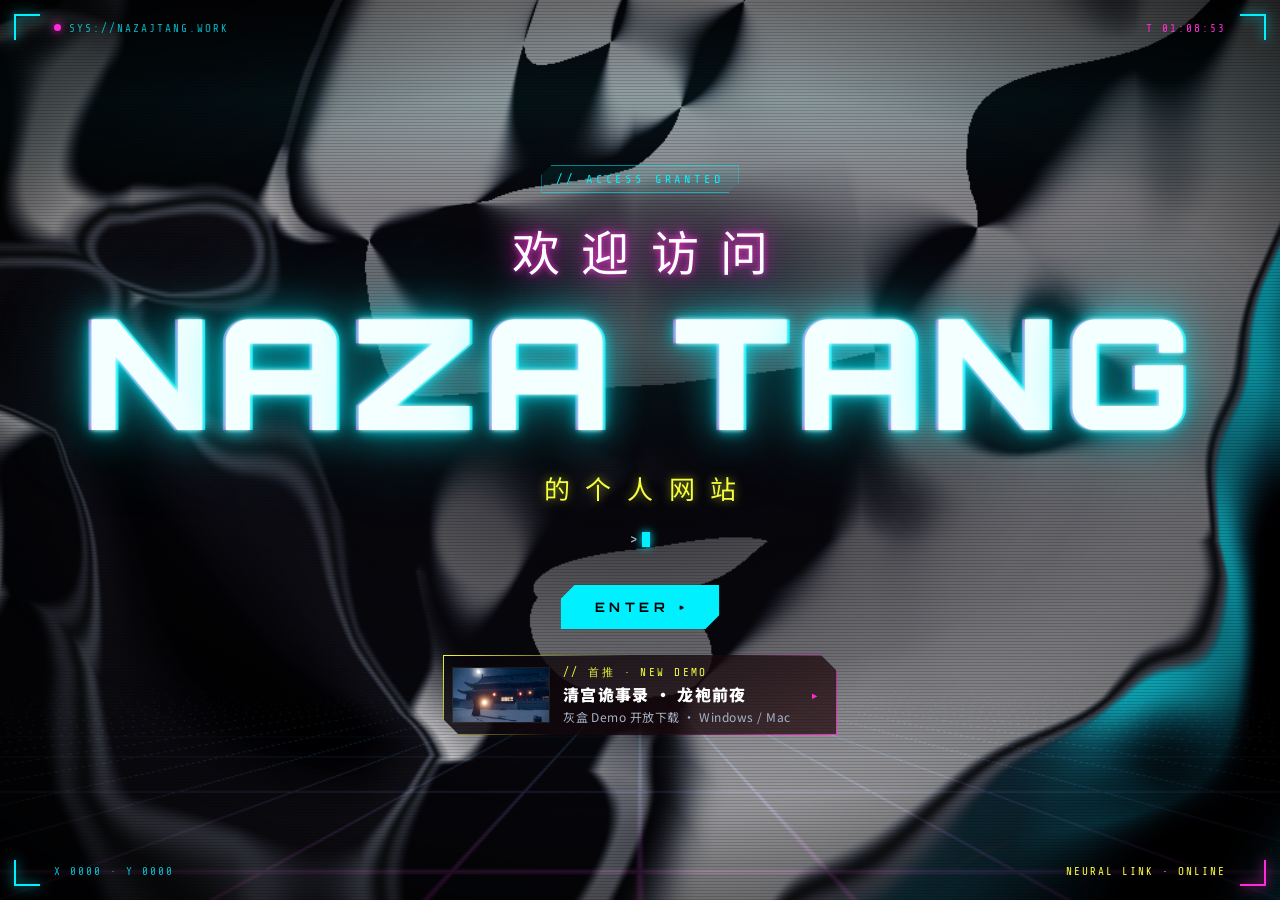
<file: index.html>
<!doctype html>
<html lang="zh-CN">
<head>
<meta charset="utf-8">
<meta name="viewport" content="width=device-width, initial-scale=1">
<title>Naza Tang</title>
<meta name="description" content="欢迎访问 Naza Tang 的个人网站">
<meta name="theme-color" content="#07060b">
<link rel="preconnect" href="https://fonts.googleapis.com">
<link rel="preconnect" href="https://fonts.gstatic.com" crossorigin>
<link rel="stylesheet" href="https://fonts.googleapis.com/css2?family=Orbitron:wght@500;700;900&family=Share+Tech+Mono&family=Noto+Sans+SC:wght@500;900&display=swap">
<link rel="icon" href="/favicon.svg" type="image/svg+xml">
<link rel="stylesheet" href="/assets/cyber.css">
<style>
.hero{position:relative;z-index:4;height:100vh;height:100svh;display:grid;place-items:center;text-align:center;padding:0 16px;pointer-events:none}
.hero::before{content:"";position:absolute;inset:0;background:radial-gradient(ellipse 55% 40% at 50% 50%,rgba(7,6,11,.86),rgba(7,6,11,.45) 65%,transparent)}
.hello{position:relative;opacity:0;transform:scale(1.04);transition:opacity .6s,transform 1.2s cubic-bezier(.2,.7,.2,1)}
.ready .hello{opacity:1;transform:none;animation:flick 1.1s steps(1) .25s both}
@keyframes flick{0%{opacity:0}8%{opacity:1}12%{opacity:.1}18%{opacity:1;transform:translateX(-6px) skewX(-8deg)}22%{transform:none}30%{opacity:.3}36%{opacity:1}100%{opacity:1}}
.tag{display:inline-flex;align-items:center;gap:10px;font-size:12px;letter-spacing:.32em;color:var(--cyan);border:1px solid rgba(0,240,255,.5);padding:6px 14px;background:rgba(0,240,255,.06);clip-path:polygon(10px 0,100% 0,100% calc(100% - 10px),calc(100% - 10px) 100%,0 100%,0 10px);margin-bottom:22px}
.welcome{display:block;font-family:var(--cn);font-size:clamp(26px,4.2vw,48px);letter-spacing:.45em;margin-right:-.45em;color:#fff;text-shadow:0 0 6px var(--pink),0 0 22px rgba(255,43,214,.7),0 0 48px rgba(255,43,214,.4)}
.glitch{position:relative;display:inline-block;margin:10px 0 0;font-family:var(--disp);font-weight:900;font-size:clamp(52px,12vw,164px);line-height:1;letter-spacing:.04em;color:#f4fdff;
  text-shadow:0 0 4px #fff,0 0 14px var(--cyan),0 0 40px rgba(0,240,255,.65),0 0 90px rgba(0,240,255,.35)}
.glitch::before,.glitch::after{content:attr(data-text);position:absolute;inset:0;overflow:hidden}
.glitch::before{color:var(--pink);text-shadow:none;transform:translate(-3px,0);mix-blend-mode:screen;opacity:.85;animation:g1 3.2s infinite steps(1)}
.glitch::after{color:var(--cyan);text-shadow:none;transform:translate(3px,0);mix-blend-mode:screen;opacity:.85;animation:g2 2.7s infinite steps(1)}
@keyframes g1{0%{clip-path:inset(0 0 100% 0)}4%{clip-path:inset(12% 0 70% 0);transform:translate(-8px,-2px)}8%{clip-path:inset(60% 0 22% 0);transform:translate(6px,1px)}12%{clip-path:inset(0 0 100% 0)}55%{clip-path:inset(0 0 100% 0)}57%{clip-path:inset(40% 0 45% 0);transform:translate(-10px,0)}59%{clip-path:inset(0 0 100% 0)}100%{clip-path:inset(0 0 100% 0)}}
@keyframes g2{0%{clip-path:inset(0 0 100% 0)}30%{clip-path:inset(0 0 100% 0)}32%{clip-path:inset(75% 0 5% 0);transform:translate(9px,1px)}35%{clip-path:inset(20% 0 62% 0);transform:translate(-5px,-1px)}38%{clip-path:inset(0 0 100% 0)}80%{clip-path:inset(0 0 100% 0)}81%{clip-path:inset(48% 0 38% 0);transform:translate(12px,0)}83%{clip-path:inset(0 0 100% 0)}}
.sub{margin-top:20px;font-family:var(--cn);font-size:clamp(18px,2.4vw,26px);letter-spacing:.6em;margin-right:-.6em;color:var(--yellow);text-shadow:0 0 10px rgba(245,255,59,.6)}
.term{margin-top:26px;font-size:clamp(12px,1.4vw,14px);color:rgba(233,246,255,.82);letter-spacing:.08em;min-height:1.4em}
.term b{color:var(--pink);font-weight:400}
.cursor{display:inline-block;width:.6em;height:1.1em;background:var(--cyan);vertical-align:-3px;margin-left:3px;box-shadow:0 0 8px var(--cyan);animation:blink 1s steps(2) infinite}
.enter{pointer-events:auto;display:inline-block;margin-top:34px;font-family:var(--disp);font-weight:700;font-size:13px;letter-spacing:.35em;color:#000;background:var(--cyan);padding:14px 30px 14px 34px;text-decoration:none;clip-path:polygon(14px 0,100% 0,100% calc(100% - 14px),calc(100% - 14px) 100%,0 100%,0 14px);box-shadow:0 0 24px rgba(0,240,255,.6);transition:background .2s,box-shadow .2s,transform .2s;opacity:0}
.ready .enter{opacity:1;transition:opacity .6s 2.4s,background .2s,box-shadow .2s,transform .2s}
.enter:hover{background:var(--pink);box-shadow:0 0 34px rgba(255,43,214,.8);transform:translateY(-2px)}
.hello{will-change:opacity}
/* featured project: 清宫诡事录 */
.feat{pointer-events:auto;position:relative;display:flex;align-items:center;gap:14px;width:fit-content;max-width:100%;margin:26px auto 0;padding:10px 18px 10px 10px;text-align:left;text-decoration:none;color:var(--fg);
  background:linear-gradient(135deg,rgba(7,6,11,.84),rgba(36,10,14,.74));backdrop-filter:blur(8px);-webkit-backdrop-filter:blur(8px);
  clip-path:polygon(0 0,calc(100% - 16px) 0,100% 16px,100% 100%,16px 100%,0 calc(100% - 16px));opacity:0;transition:transform .2s,background .2s}
.feat::before{content:"";position:absolute;inset:0;padding:1px;pointer-events:none;background:linear-gradient(135deg,var(--yellow),transparent 40%,transparent 62%,var(--pink));
  -webkit-mask:linear-gradient(#000 0 0) content-box,linear-gradient(#000 0 0);-webkit-mask-composite:xor;mask-composite:exclude}
.ready .feat{opacity:1;transition:opacity .6s 2.8s,transform .2s,background .2s}
.feat:hover,.feat:focus-visible{transform:translateY(-2px);background:linear-gradient(135deg,rgba(20,10,8,.9),rgba(70,18,22,.82));outline:none}
.feat .thumb{flex:0 0 auto;width:96px;height:54px;background:#05070d url(/qinggong/og.jpg) 30% 60%/cover;box-shadow:0 0 0 1px rgba(255,255,255,.08)}
.feat .ft{display:flex;flex-direction:column;gap:2px;min-width:0}
.feat small{font-size:11px;letter-spacing:.22em;color:var(--yellow)}
.feat b{font-family:var(--cn);font-weight:900;font-size:16px;letter-spacing:.08em;color:#fff}
.feat em{font-style:normal;font-family:var(--cn);font-size:12px;letter-spacing:.04em;color:#a9b4c8}
.feat .go{margin-left:6px;font-size:14px;color:var(--pink);transition:transform .2s}
.feat:hover .go,.feat:focus-visible .go{transform:translateX(3px)}
/* phones: keep "NAZA TANG" on one line (disturb.js splits it into letters, which could otherwise wrap) */
@media (max-width:600px){.glitch{font-size:10.5vw;white-space:nowrap}}
@media (max-width:420px){.feat{gap:12px;padding-right:14px}.feat .thumb{width:72px;height:48px}.feat b{font-size:15px}.feat em{font-size:11px}}
@media (prefers-reduced-motion:reduce){.ready .hello{animation:none}.glitch::before,.glitch::after{animation:none}}
</style>
</head>
<body>
<canvas id="metal" aria-hidden="true"></canvas>
<div class="fx sweep"></div><div class="fx scan"></div><div class="fx vig"></div>
<div class="hud" aria-hidden="true">
  <i class="c tl"></i><i class="c tr"></i><i class="c bl"></i><i class="c br"></i>
  <span class="t t1"><span class="dot"></span>SYS://NAZAJTANG.WORK</span>
  <span class="t t2" id="clock">T --:--:--</span>
  <span class="t t3" id="coord">X 0000 · Y 0000</span>
  <span class="t t4">NEURAL LINK · ONLINE</span>
</div>

<section class="hero">
  <div class="hello">
    <div class="tag">// ACCESS GRANTED</div>
    <span class="welcome">欢迎访问</span>
    <h1 class="glitch" data-text="NAZA TANG">NAZA TANG</h1>
    <div class="sub">的个人网站</div>
    <div class="term" id="term"><span class="cursor"></span></div>
    <a class="enter" href="/projects/">ENTER ▸</a>
    <a class="feat" href="/qinggong/">
      <i class="thumb" aria-hidden="true"></i>
      <span class="ft"><small>// 首推 · NEW DEMO</small><b>清宫诡事录 · 龙袍前夜</b><em>灰盒 Demo 开放下载 · Windows / Mac</em></span>
      <span class="go" aria-hidden="true">▸</span>
    </a>
  </div>
</section>

<script src="/assets/metal.js"></script>
<script src="/assets/disturb.js"></script>
<script>
(function(){
  var reduce=matchMedia('(prefers-reduced-motion: reduce)').matches;
  var term=document.getElementById('term'),cur=term.querySelector('.cursor');
  var lines=['&gt; 正在连接 nazajtang.work ...','&gt; 连接成功 <b>[OK]</b> 欢迎你，访客'];
  var li=0,ci=0;
  function type(){
    var L=lines[li],c=L.charAt(ci);
    if(c==='<')ci=L.indexOf('>',ci)+1;else if(c==='&')ci=L.indexOf(';',ci)+1;else ci++;
    term.innerHTML=L.slice(0,ci);term.appendChild(cur);
    if(ci<L.length)setTimeout(type,reduce?0:40);
    else if(li+1<lines.length){li++;ci=0;setTimeout(type,700);}
  }
  setTimeout(type,reduce?0:900);
})();
</script>
</body>
</html>
</file>
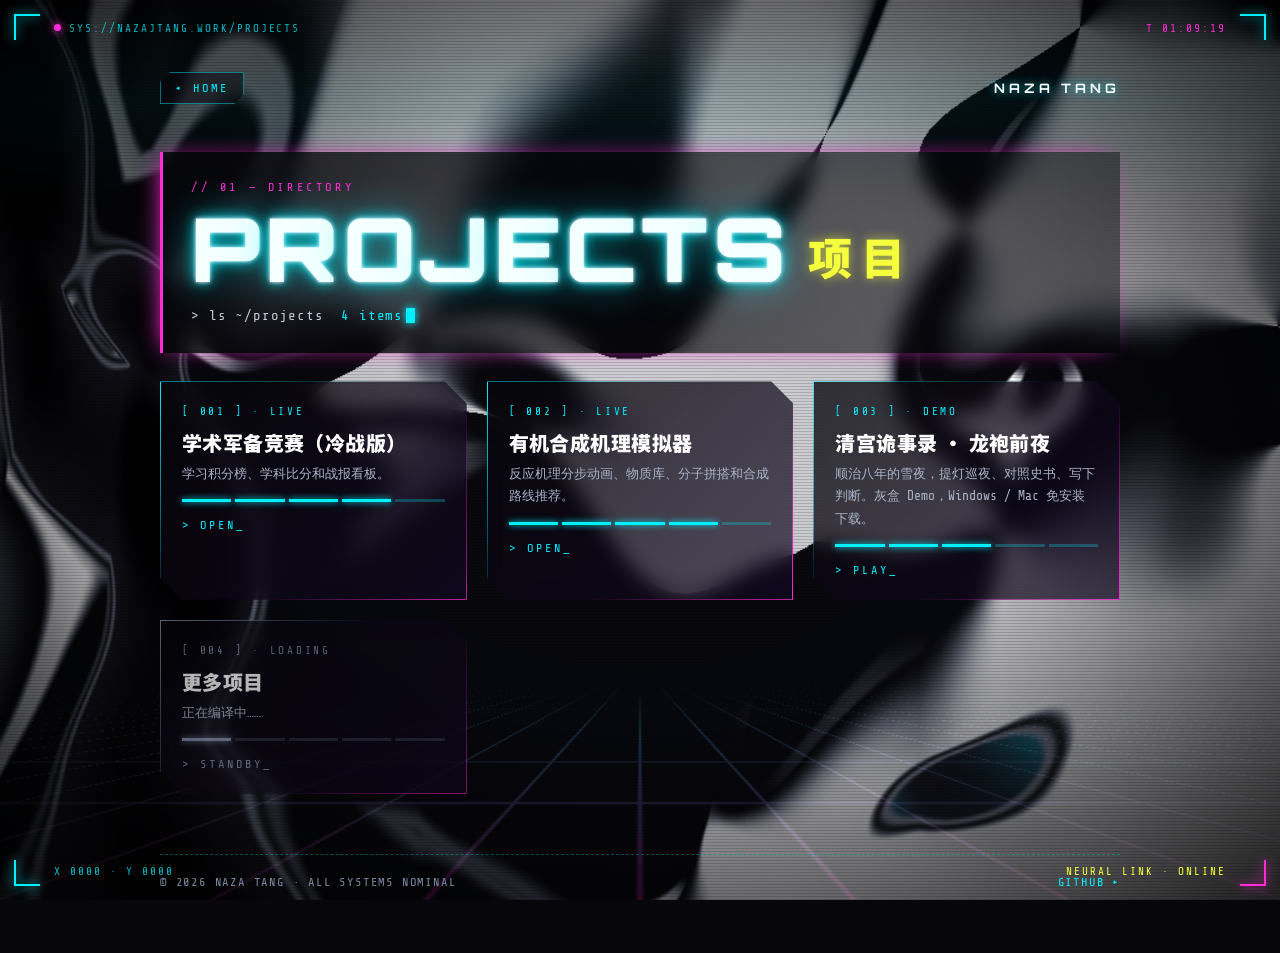
<file: projects/index.html>
<!doctype html>
<html lang="zh-CN">
<head>
<meta charset="utf-8">
<meta name="viewport" content="width=device-width, initial-scale=1">
<title>Projects · Naza Tang</title>
<meta name="description" content="Naza Tang 的项目列表">
<meta name="theme-color" content="#07060b">
<link rel="preconnect" href="https://fonts.googleapis.com">
<link rel="preconnect" href="https://fonts.gstatic.com" crossorigin>
<link rel="stylesheet" href="https://fonts.googleapis.com/css2?family=Orbitron:wght@500;700;900&family=Share+Tech+Mono&family=Noto+Sans+SC:wght@500;900&display=swap">
<link rel="icon" href="/favicon.svg" type="image/svg+xml">
<link rel="stylesheet" href="/assets/cyber.css">
<style>
.page{position:relative;z-index:4;min-height:100vh;min-height:100svh;padding:72px 20px 64px;display:flex;flex-direction:column}
.wrap{width:100%}
.top{display:flex;justify-content:space-between;align-items:center;gap:12px;margin-bottom:48px}
.back{font-size:12px;letter-spacing:.25em;color:var(--cyan);text-decoration:none;border:1px solid rgba(0,240,255,.45);padding:8px 14px;background:rgba(7,6,11,.55);backdrop-filter:blur(6px);
  clip-path:polygon(10px 0,100% 0,100% calc(100% - 10px),calc(100% - 10px) 100%,0 100%,0 10px);transition:color .2s,border-color .2s,background .2s}
.back:hover{color:#000;background:var(--cyan)}
.brand{font-family:var(--disp);font-weight:700;font-size:13px;letter-spacing:.3em;color:#fff;text-shadow:0 0 10px rgba(0,240,255,.7)}
.head{padding:28px 28px 30px;background:linear-gradient(90deg,rgba(7,6,11,.82),rgba(7,6,11,.45));backdrop-filter:blur(10px);-webkit-backdrop-filter:blur(10px);border-left:3px solid var(--pink);box-shadow:-6px 0 22px -8px var(--pink);margin-bottom:28px;opacity:0;transform:translateY(12px);transition:all .8s .2s cubic-bezier(.2,.7,.2,1)}
.ready .head{opacity:1;transform:none}
.head small{display:block;font-size:12px;letter-spacing:.3em;color:var(--pink);margin-bottom:10px}
.title{position:relative;display:inline-block;margin:0;font-family:var(--disp);font-weight:900;font-size:clamp(40px,8vw,88px);line-height:1;letter-spacing:.05em;color:#f4fdff;
  text-shadow:0 0 4px #fff,0 0 14px var(--cyan),0 0 40px rgba(0,240,255,.6)}
.title::before,.title::after{content:attr(data-text);position:absolute;inset:0;overflow:hidden;text-shadow:none;mix-blend-mode:screen;opacity:.85}
.title::before{color:var(--pink);animation:g1 3.4s infinite steps(1)}
.title::after{color:var(--cyan);animation:g2 2.9s infinite steps(1)}
@keyframes g1{0%,14%,100%{clip-path:inset(0 0 100% 0)}4%{clip-path:inset(15% 0 65% 0);transform:translate(-7px,0)}9%{clip-path:inset(62% 0 20% 0);transform:translate(6px,0)}}
@keyframes g2{0%,40%,100%{clip-path:inset(0 0 100% 0)}33%{clip-path:inset(70% 0 8% 0);transform:translate(8px,0)}37%{clip-path:inset(25% 0 58% 0);transform:translate(-5px,0)}}
.title-cn{display:inline-block;margin-left:18px;font-family:var(--cn);font-weight:900;font-size:clamp(26px,4.5vw,44px);color:var(--yellow);letter-spacing:.2em;text-shadow:0 0 12px rgba(245,255,59,.6);vertical-align:.15em}
.term{margin-top:16px;font-size:14px;color:rgba(233,246,255,.82);letter-spacing:.06em}
.term b{color:var(--cyan);font-weight:400}
.grid{gap:20px}
.card{background:linear-gradient(135deg,rgba(7,6,11,.78),rgba(20,8,36,.66));backdrop-filter:blur(10px);-webkit-backdrop-filter:blur(10px);opacity:0;transform:translateY(16px)}
.ready .card{opacity:1;transform:none;transition:opacity .7s,transform .7s cubic-bezier(.2,.7,.2,1),background .2s}
.ready .card:nth-child(1){transition-delay:.45s}.ready .card:nth-child(2){transition-delay:.6s}.ready .card:nth-child(3){transition-delay:.75s}.ready .card:nth-child(4){transition-delay:.9s}
.card:hover{transform:translateY(-4px);background:linear-gradient(135deg,rgba(0,40,52,.82),rgba(48,10,60,.72))}
.card.soon{opacity:0}.ready .card.soon{opacity:.7}
footer{margin-top:auto;padding-top:20px;border-top:1px dashed rgba(0,240,255,.3)}
.spacer{flex:1;min-height:60px}
@media (prefers-reduced-motion:reduce){.title::before,.title::after{animation:none}}
@media (max-width:600px){.title-cn{display:block;margin:12px 0 0}.head{padding:22px 18px}}
</style>
</head>
<body>
<canvas id="metal" aria-hidden="true"></canvas>
<div class="fx sweep"></div><div class="fx scan"></div><div class="fx vig"></div>
<div class="hud" aria-hidden="true">
  <i class="c tl"></i><i class="c tr"></i><i class="c bl"></i><i class="c br"></i>
  <span class="t t1"><span class="dot"></span>SYS://NAZAJTANG.WORK/PROJECTS</span>
  <span class="t t2" id="clock">T --:--:--</span>
  <span class="t t3" id="coord">X 0000 · Y 0000</span>
  <span class="t t4">NEURAL LINK · ONLINE</span>
</div>

<main class="page">
  <div class="wrap" style="max-width:960px;margin:0 auto">
    <nav class="top">
      <a class="back" href="/">◂ HOME</a>
      <span class="brand">NAZA TANG</span>
    </nav>

    <header class="head">
      <small>// 01 — DIRECTORY</small>
      <h1 class="title" data-text="PROJECTS">PROJECTS</h1><span class="title-cn">项目</span>
      <div class="term">&gt; ls ~/projects &nbsp;<b>4 items</b><span class="cursor"></span></div>
    </header>

    <div class="grid">
      <a class="card" href="/league-view/">
        <div class="id">[ 001 ] · LIVE</div>
        <b>学术军备竞赛（冷战版）</b>
        <span>学习积分榜、学科比分和战报看板。</span>
        <div class="bar"><u class="on"></u><u class="on"></u><u class="on"></u><u class="on"></u><u></u></div>
        <i>&gt; OPEN_</i>
      </a>
      <a class="card" href="/organic-sim/">
        <div class="id">[ 002 ] · LIVE</div>
        <b>有机合成机理模拟器</b>
        <span>反应机理分步动画、物质库、分子拼搭和合成路线推荐。</span>
        <div class="bar"><u class="on"></u><u class="on"></u><u class="on"></u><u class="on"></u><u></u></div>
        <i>&gt; OPEN_</i>
      </a>
      <a class="card" href="/qinggong/">
        <div class="id">[ 003 ] · DEMO</div>
        <b>清宫诡事录 · 龙袍前夜</b>
        <span>顺治八年的雪夜，提灯巡夜、对照史书、写下判断。灰盒 Demo，Windows / Mac 免安装下载。</span>
        <div class="bar"><u class="on"></u><u class="on"></u><u class="on"></u><u></u><u></u></div>
        <i>&gt; PLAY_</i>
      </a>
      <div class="card soon">
        <div class="id">[ 004 ] · LOADING</div>
        <b>更多项目</b>
        <span>正在编译中……</span>
        <div class="bar"><u class="on"></u><u></u><u></u><u></u><u></u></div>
        <i>&gt; STANDBY_</i>
      </div>
    </div>
  </div>
  <div class="spacer"></div>
  <div class="wrap" style="max-width:960px;margin:0 auto">
    <footer>
      <span>© 2026 NAZA TANG · ALL SYSTEMS NOMINAL</span>
      <a href="https://github.com/tanghao0903">GITHUB ▸</a>
    </footer>
  </div>
</main>

<script src="/assets/metal.js"></script>
<script src="/assets/disturb.js"></script>
</body>
</html>
</file>
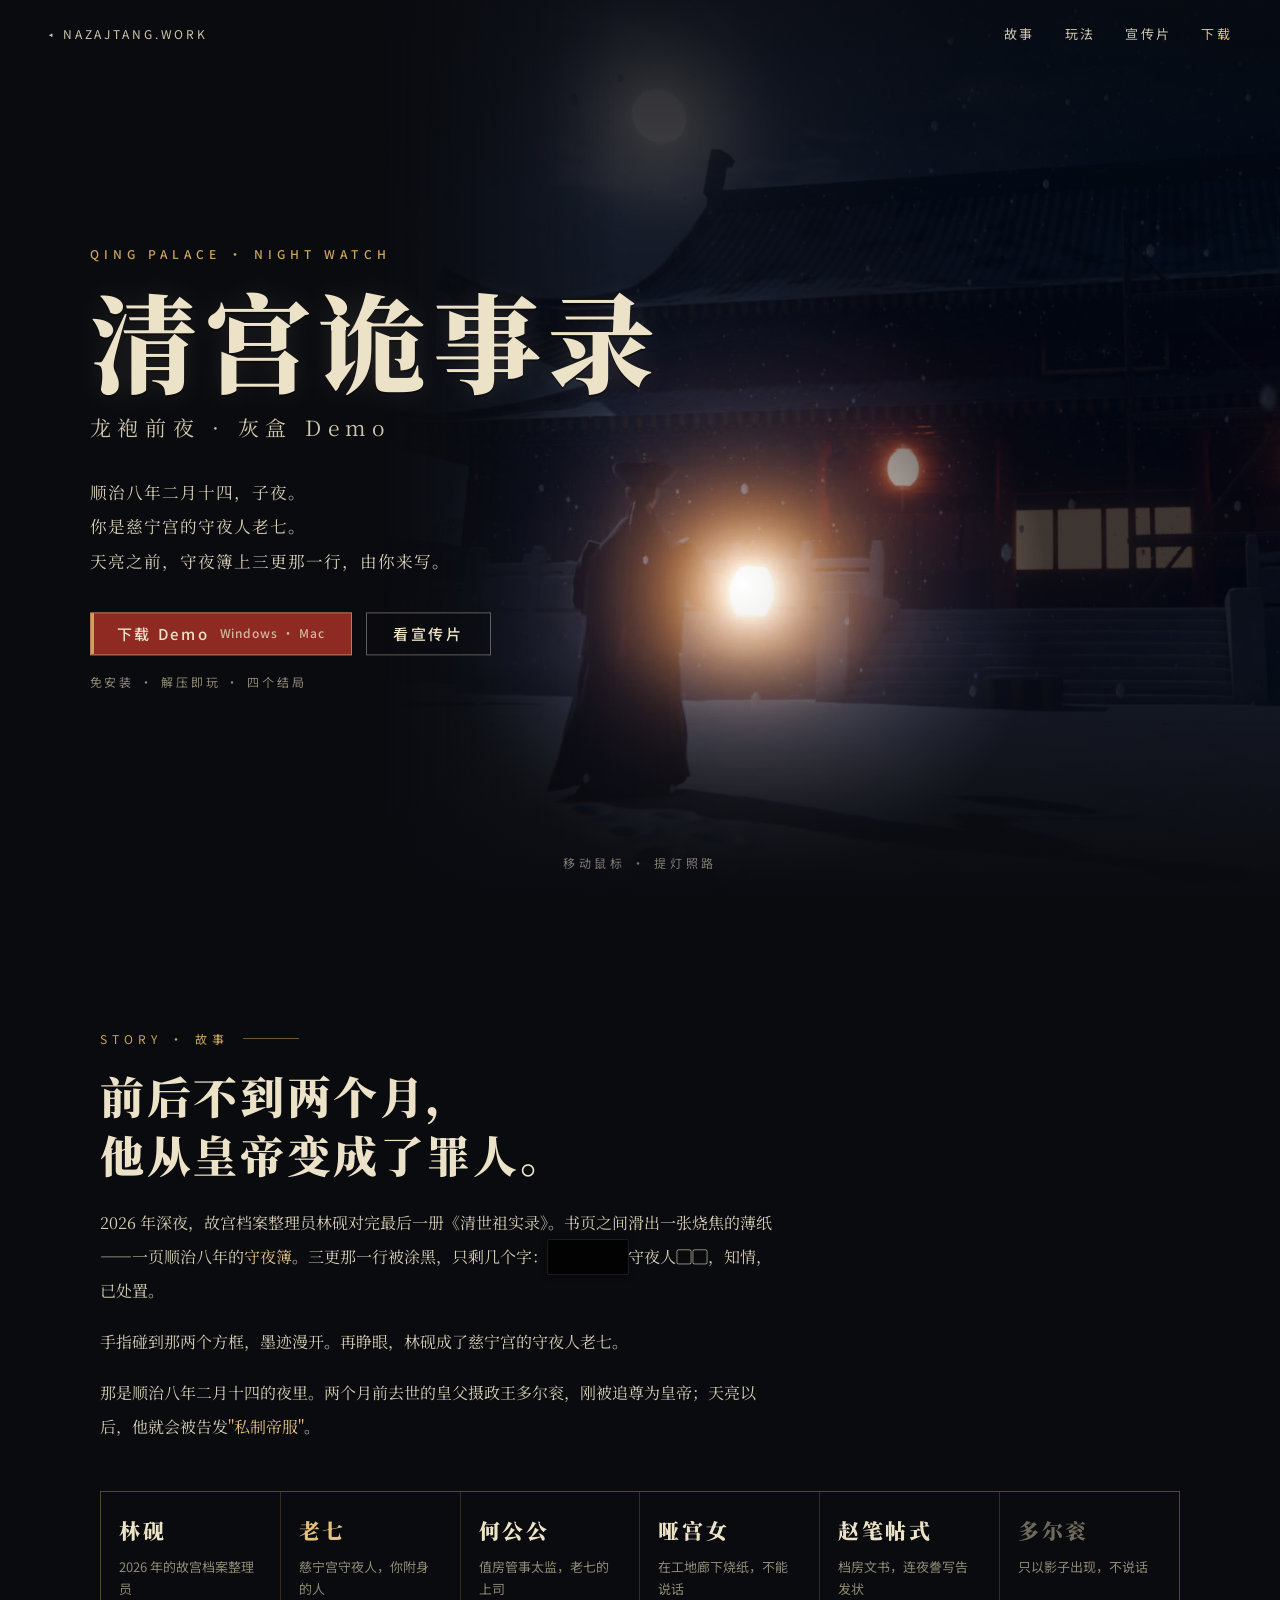
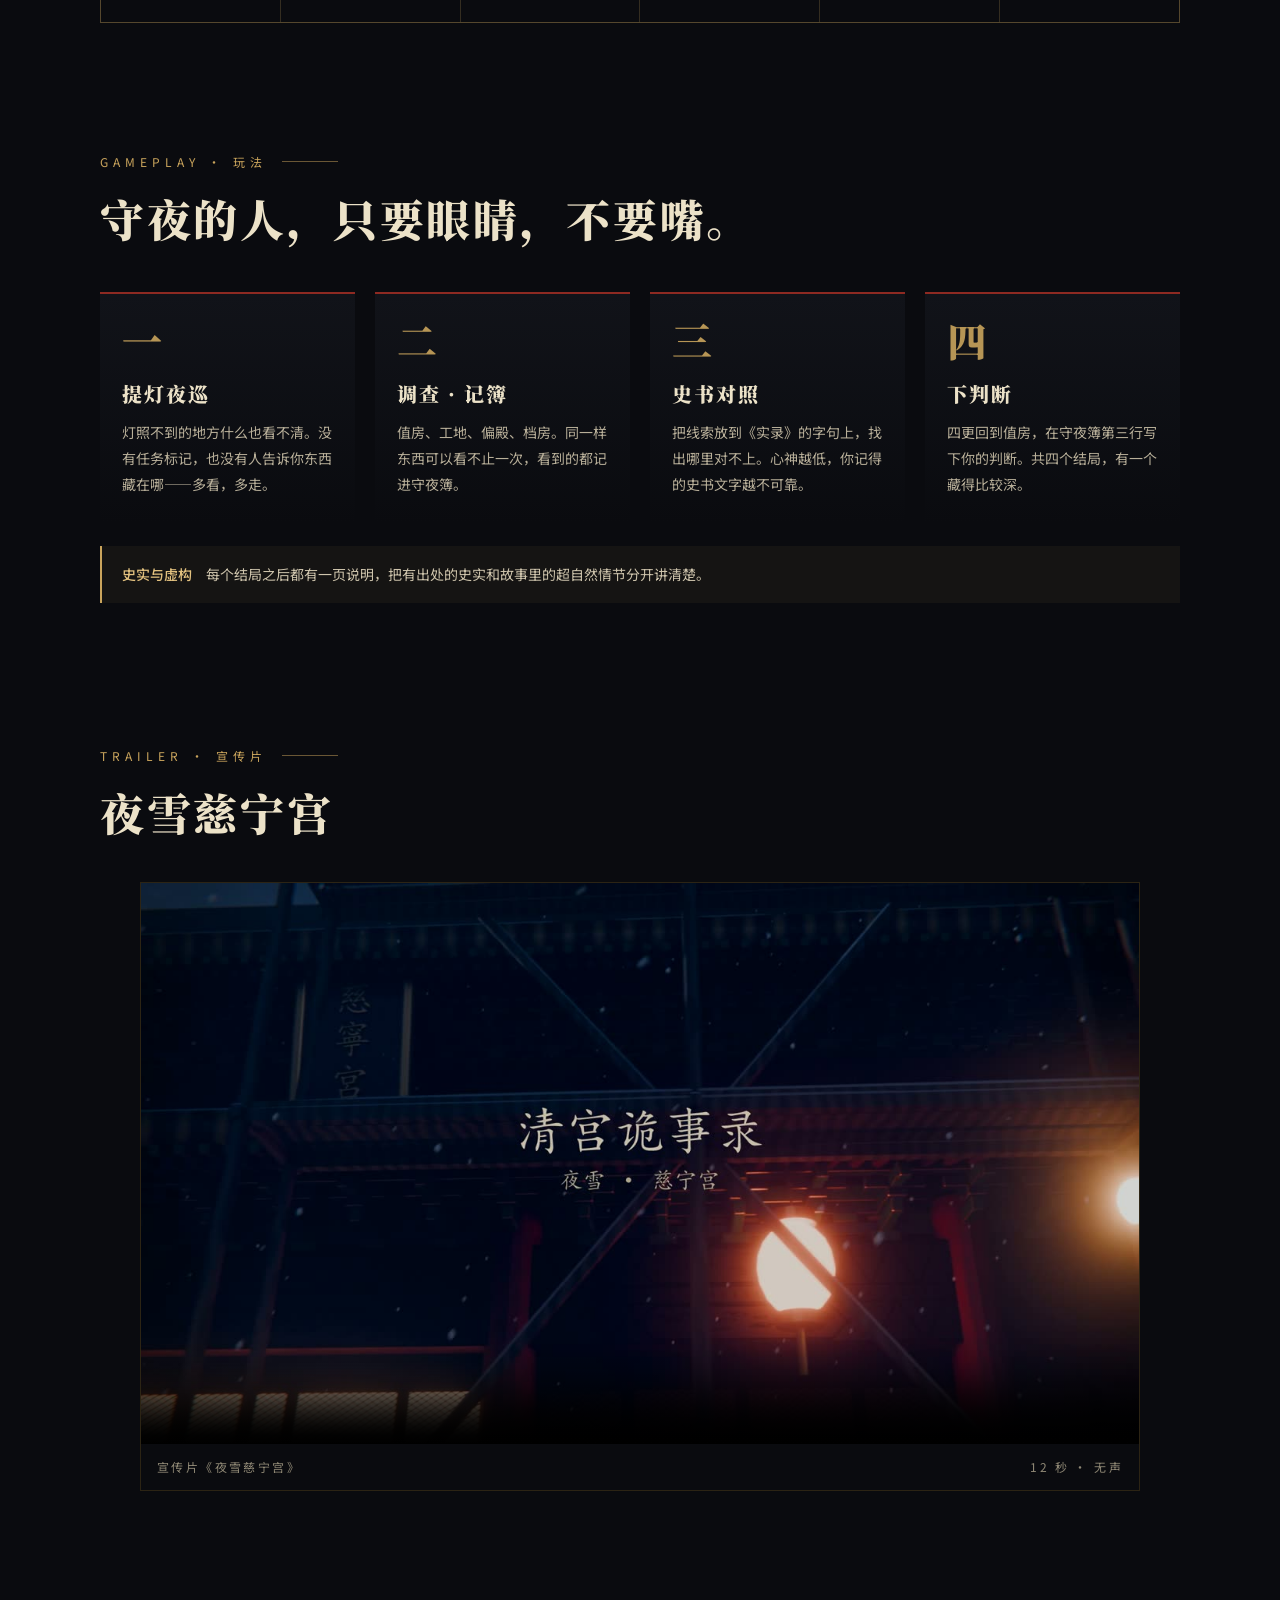
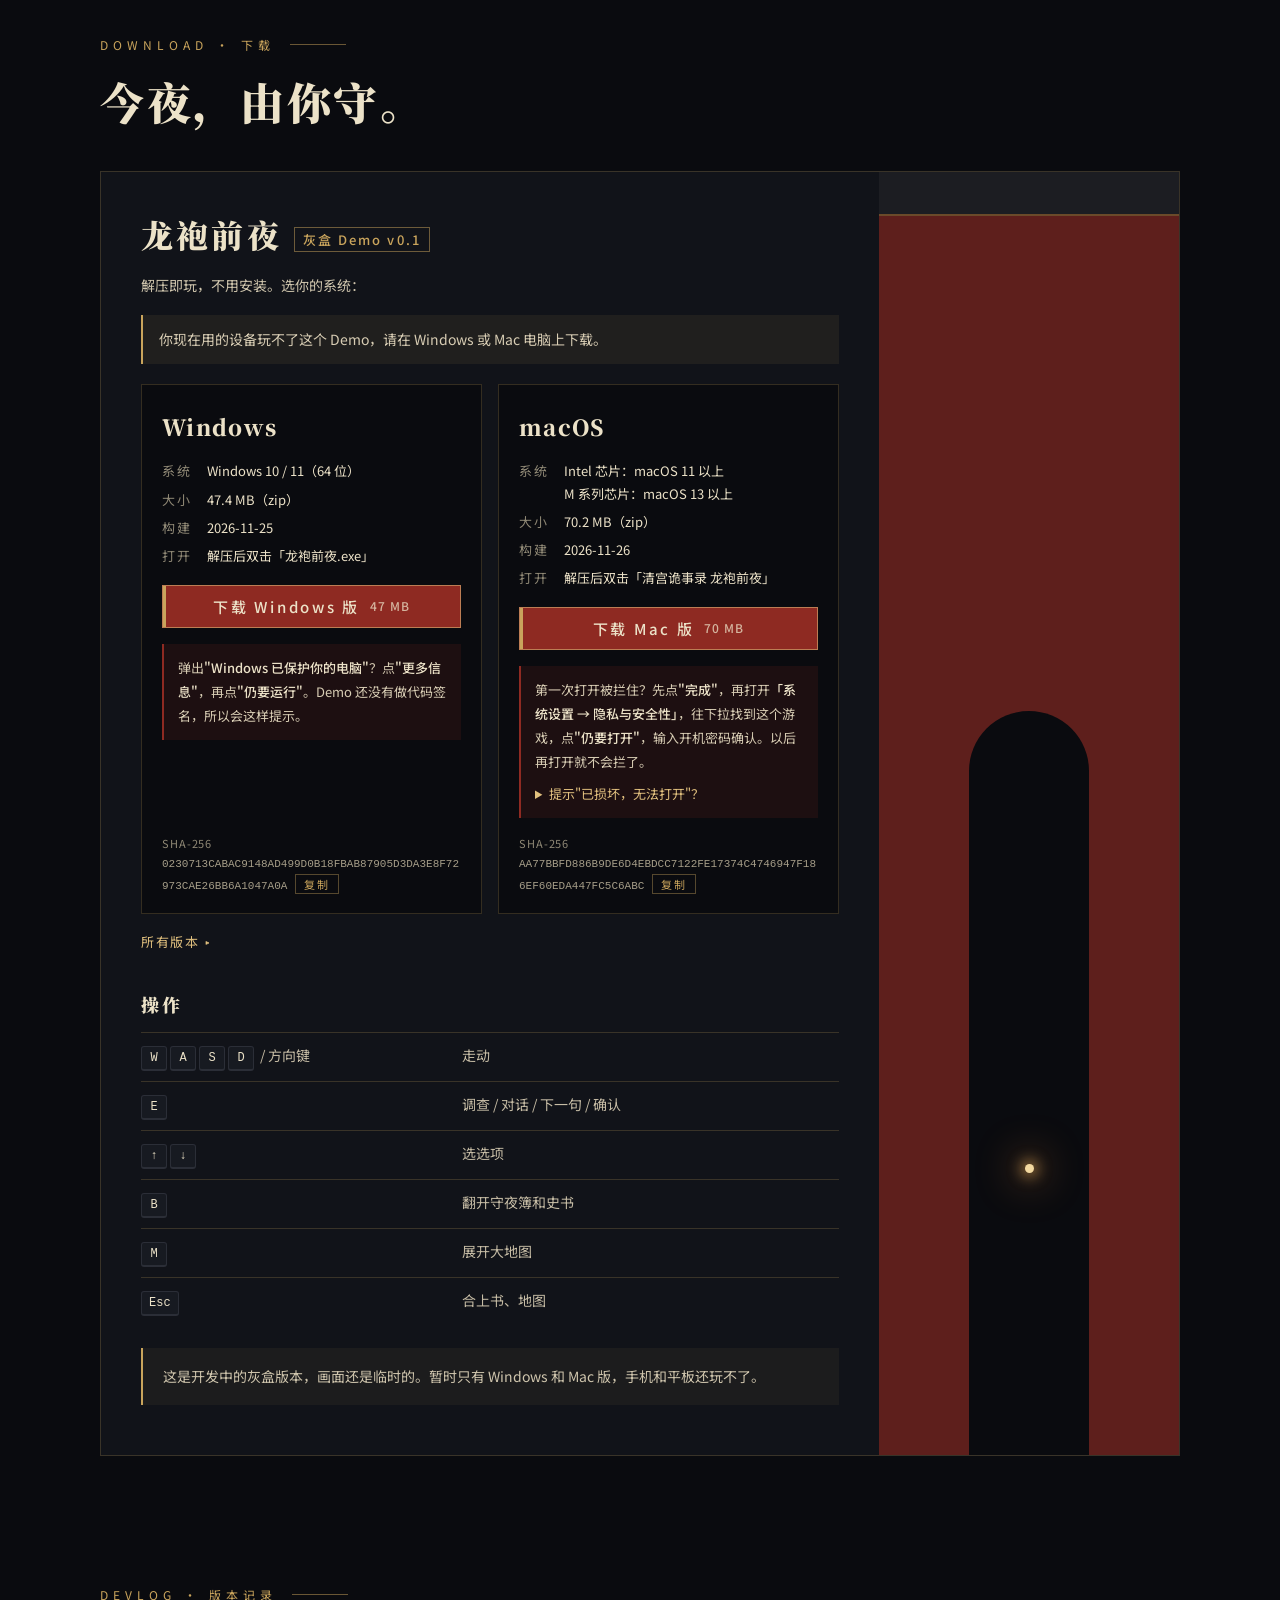
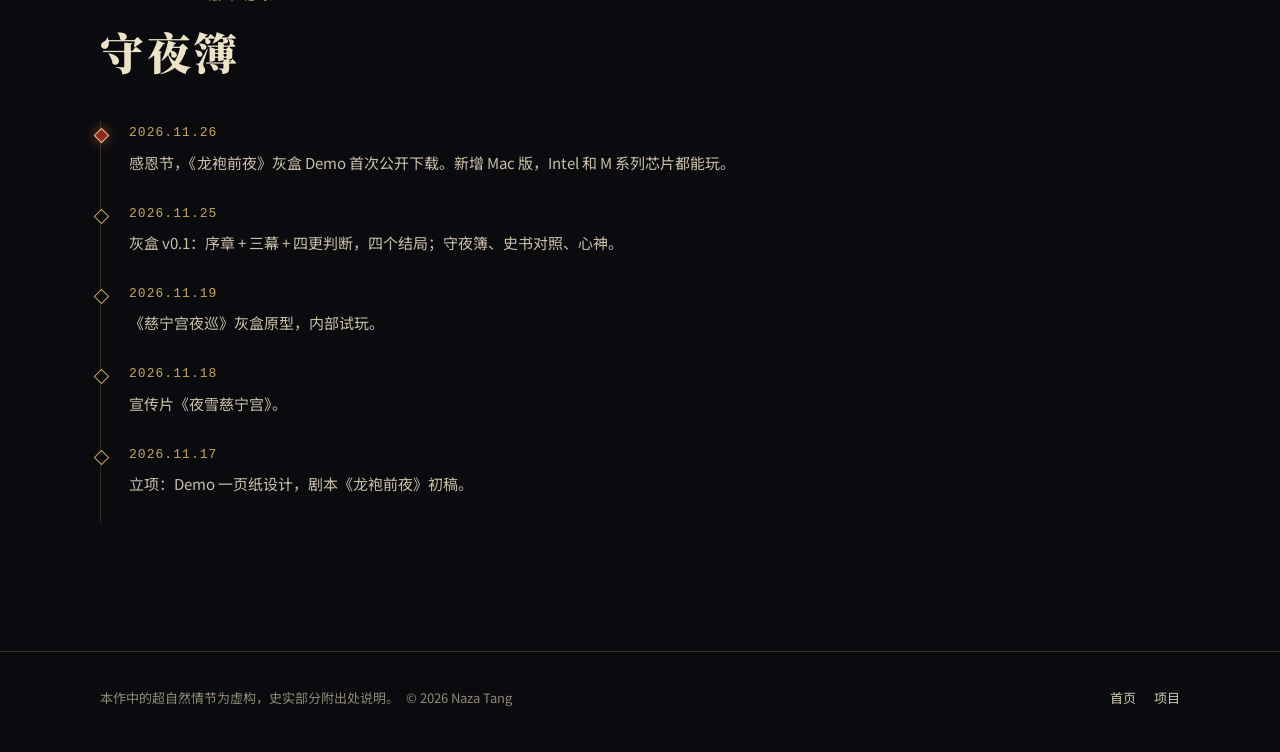
<file: qinggong/index.html>
<!doctype html>
<html lang="zh-CN">
<head>
<meta charset="utf-8">
<meta name="viewport" content="width=device-width, initial-scale=1">
<title>清宫诡事录 · 龙袍前夜</title>
<meta name="description" content="《清宫诡事录 · 龙袍前夜》灰盒 Demo：顺治八年二月十四，子夜。你是慈宁宫的守夜人老七。天亮之前，守夜簿上三更那一行，由你来写。Windows / Mac 免安装下载。">
<meta name="theme-color" content="#0a0b0f">
<meta property="og:type" content="website">
<meta property="og:title" content="清宫诡事录 · 龙袍前夜（灰盒 Demo）">
<meta property="og:description" content="顺治八年二月十四，子夜。你是慈宁宫的守夜人老七。天亮之前，守夜簿上三更那一行，由你来写。">
<meta property="og:image" content="https://nazajtang.work/qinggong/og.jpg">
<meta property="og:url" content="https://nazajtang.work/qinggong/">
<meta name="twitter:card" content="summary_large_image">
<link rel="icon" href="/favicon.svg" type="image/svg+xml">
<link rel="preload" as="image" href="/qinggong/keyart.jpg">
<link rel="preconnect" href="https://fonts.googleapis.com">
<link rel="preconnect" href="https://fonts.gstatic.com" crossorigin>
<link rel="stylesheet" href="https://fonts.googleapis.com/css2?family=Noto+Serif+SC:wght@400;600;900&family=Noto+Sans+SC:wght@400;500;700&display=swap">
<style>
:root{
  --ink:#0a0b0f;--ink2:#111319;--ink3:#171a21;
  --paper:#ece2c8;--paper2:#cfc5ad;--dim:#8f8875;
  --gold:#c9a45c;--gold2:#e2c17f;--cinnabar:#8e2a22;--wall:#5e1f1c;--lantern:#ffb35c;
  --line:rgba(201,164,92,.22);
  --serif:"Noto Serif SC","Songti SC","STSong","SimSun",serif;
  --sans:"Noto Sans SC","PingFang SC","Microsoft YaHei",sans-serif;
  --mono:ui-monospace,"Cascadia Mono",Consolas,Menlo,monospace;
}
*{box-sizing:border-box}
html{scroll-behavior:smooth;background:var(--ink)}
body{margin:0;background:var(--ink);color:var(--paper);font-family:var(--sans);font-size:15px;line-height:1.8;-webkit-font-smoothing:antialiased}
::selection{background:var(--cinnabar);color:var(--paper)}
a{color:var(--gold2)}
img,video{max-width:100%;display:block}

/* ---------- top bar ---------- */
.top{position:absolute;top:0;left:0;right:0;z-index:10;display:flex;justify-content:space-between;align-items:center;gap:16px;padding:22px clamp(16px,4vw,48px)}
.top a{color:var(--paper2);text-decoration:none;font-size:13px;letter-spacing:.18em;transition:color .2s}
.top a:hover,.top a:focus-visible{color:var(--gold2)}
.top .home{font-size:12px;letter-spacing:.24em}
.top nav{display:flex;gap:clamp(14px,2.4vw,30px)}
.top nav .navdl{color:var(--gold2)}

/* ---------- hero ---------- */
.hero{position:relative;height:100vh;height:100svh;min-height:600px;overflow:hidden;background:var(--ink)}
.stage{position:absolute;top:0;bottom:0;right:0;left:30%;
  -webkit-mask-image:linear-gradient(90deg,transparent 0,#000 26%);mask-image:linear-gradient(90deg,transparent 0,#000 26%)}
.bg{position:absolute;inset:0;background:#05070d url(/qinggong/keyart.jpg) 22% 50%/cover no-repeat;transform:scale(1.04);transition:transform 6s cubic-bezier(.2,.7,.2,1)}
.on .bg{transform:none}
#snow{position:absolute;inset:0;width:100%;height:100%}
.dark{position:absolute;inset:0;background:rgba(3,4,9,.74);
  -webkit-mask-image:radial-gradient(circle var(--lr,240px) at var(--lx,30%) var(--ly,65%),transparent 0,rgba(0,0,0,.25) 40%,#000 100%);
          mask-image:radial-gradient(circle var(--lr,240px) at var(--lx,30%) var(--ly,65%),transparent 0,rgba(0,0,0,.25) 40%,#000 100%)}
.glow{position:absolute;inset:0;pointer-events:none;mix-blend-mode:screen;
  background:radial-gradient(circle calc(var(--lr,240px)*.75) at var(--lx,30%) var(--ly,65%),rgba(255,170,80,.16),transparent 70%)}
.shade{position:absolute;inset:0;pointer-events:none;background:linear-gradient(180deg,rgba(10,11,15,.55),transparent 22%,transparent 72%,var(--ink))}

.htxt{position:absolute;z-index:5;left:clamp(16px,7vw,112px);top:50%;transform:translateY(-46%);max-width:680px}
.eyebrow{font-size:12px;font-weight:500;letter-spacing:.42em;color:var(--gold)}
h1{margin:18px 0 0;white-space:nowrap;font-family:var(--serif);font-weight:900;font-size:clamp(54px,8.4vw,116px);line-height:1.05;letter-spacing:.06em;color:var(--paper);
  text-shadow:0 0 28px rgba(236,226,200,.12),0 2px 0 rgba(0,0,0,.5)}
.subt{margin-top:14px;font-family:var(--serif);font-size:clamp(16px,1.7vw,21px);letter-spacing:.32em;color:var(--paper2)}
.hook{margin:28px 0 0;font-family:var(--serif);font-size:clamp(15px,1.3vw,17px);line-height:2.05;color:#d9d0b9;letter-spacing:.06em}
.cta{display:flex;flex-wrap:wrap;gap:14px;margin-top:34px}
.btn{display:inline-flex;align-items:center;gap:10px;padding:13px 26px;font:500 15px/1 var(--sans);letter-spacing:.18em;text-decoration:none;color:var(--paper);border:1px solid rgba(236,226,200,.38);background:rgba(10,11,15,.35);transition:background .25s,border-color .25s,box-shadow .25s,color .25s;cursor:pointer}
.btn:hover,.btn:focus-visible{border-color:var(--gold2);color:#fff;outline:none}
.btn.primary{background:var(--cinnabar);border-color:rgba(226,193,127,.55);box-shadow:inset 3px 0 0 var(--gold)}
.btn.primary:hover,.btn.primary:focus-visible{background:#a8342a;box-shadow:inset 3px 0 0 var(--gold2),0 0 32px rgba(255,150,70,.35)}
.btn small{font-size:12px;letter-spacing:.08em;opacity:.75}
.meta{margin-top:16px;font-size:12px;letter-spacing:.24em;color:var(--dim)}
.hint{position:absolute;z-index:5;left:50%;bottom:26px;transform:translateX(-50%);font-size:12px;letter-spacing:.3em;color:rgba(207,197,173,.6);white-space:nowrap;transition:opacity 1s}
.hint.gone{opacity:0}
.reveal{opacity:0;transform:translateY(16px);transition:opacity 1s,transform 1s cubic-bezier(.2,.7,.2,1)}
.on .reveal,.reveal.in{opacity:1;transform:none}
.on .htxt .reveal:nth-child(2){transition-delay:.15s}.on .htxt .reveal:nth-child(3){transition-delay:.3s}
.on .htxt .reveal:nth-child(4){transition-delay:.5s}.on .htxt .reveal:nth-child(5){transition-delay:.7s}.on .htxt .reveal:nth-child(6){transition-delay:.8s}

/* ---------- sections ---------- */
section{position:relative;padding:clamp(72px,10vw,128px) clamp(16px,5vw,48px) 0}
.wrap{max-width:1080px;margin:0 auto}
.kicker{display:flex;align-items:center;gap:14px;font-size:12px;letter-spacing:.42em;color:var(--gold)}
.kicker::after{content:"";flex:0 0 56px;height:1px;background:var(--gold);opacity:.5}
h2{margin:16px 0 0;font-family:var(--serif);font-weight:900;font-size:clamp(28px,3.8vw,44px);line-height:1.35;letter-spacing:.06em;color:var(--paper)}
.lead{max-width:680px;margin-top:22px;font-family:var(--serif);font-size:16px;line-height:2.1;color:#d6cdb6}
.lead p{margin:0 0 1.1em}
.lead em{font-style:normal;color:var(--gold2)}
.redact{display:inline-block;background:#020203;color:transparent;border-radius:1px;letter-spacing:0;user-select:none;box-shadow:0 0 0 1px rgba(236,226,200,.1),0 0 6px rgba(0,0,0,.8)}

.cast{display:grid;grid-template-columns:repeat(auto-fill,minmax(160px,1fr));gap:1px;margin-top:48px;background:var(--line);border:1px solid var(--line)}
.cast div{background:var(--ink);padding:20px 18px 22px}
.cast b{display:block;font-family:var(--serif);font-weight:900;font-size:21px;letter-spacing:.12em;color:var(--paper)}
.cast span{display:block;margin-top:6px;font-size:13px;line-height:1.7;color:var(--dim)}
.cast .you b{color:var(--gold2)}
.cast .ghost b{color:#6f6a5d}

.steps{display:grid;grid-template-columns:repeat(4,minmax(0,1fr));gap:20px;margin-top:44px}
.step{position:relative;padding:26px 22px 26px;background:linear-gradient(180deg,var(--ink2),var(--ink));border-top:2px solid var(--cinnabar)}
.step .n{font-family:var(--serif);font-weight:900;font-size:40px;line-height:1;color:var(--gold);opacity:.9}
.step h3{margin:16px 0 8px;font-family:var(--serif);font-weight:900;font-size:20px;letter-spacing:.1em;color:var(--paper)}
.step p{margin:0;font-size:14px;line-height:1.85;color:#b8af99}
.note{margin-top:22px;padding:16px 20px;border-left:2px solid var(--gold);background:rgba(201,164,92,.06);font-size:14px;color:#cfc5ad}
.note b{color:var(--gold2);font-weight:500}

.film{margin-top:40px;position:relative;background:#000;border:1px solid var(--line)}
.film video{width:100%;aspect-ratio:16/9;background:#000 url(/qinggong/promo-poster.jpg) center/cover}
.film figcaption{display:flex;justify-content:space-between;flex-wrap:wrap;gap:8px;padding:12px 16px;font-size:12px;letter-spacing:.2em;color:var(--dim);background:var(--ink)}

.dl{display:grid;grid-template-columns:minmax(0,1fr) 300px;gap:0;margin-top:40px;border:1px solid var(--line);background:var(--ink2)}
.dl .info{padding:34px clamp(20px,4vw,40px) 36px}
.dl h3{margin:0;font-family:var(--serif);font-weight:900;font-size:clamp(24px,2.8vw,32px);letter-spacing:.1em}
.dl h3 small{margin-left:12px;font-family:var(--sans);font-weight:500;font-size:13px;letter-spacing:.16em;color:var(--gold);vertical-align:middle;border:1px solid rgba(201,164,92,.5);padding:2px 8px}
.specs{display:grid;grid-template-columns:auto 1fr;gap:8px 22px;margin:22px 0 0;font-size:14px}
.specs dt{color:var(--dim);letter-spacing:.12em}
.specs dd{margin:0;color:var(--paper)}
.dl .cta{margin-top:28px}
.intro{margin:10px 0 0;font-size:14px;color:var(--paper2)}
.plats{display:grid;grid-template-columns:repeat(2,minmax(0,1fr));gap:16px;margin-top:20px}
.plat{display:flex;flex-direction:column;padding:22px 20px 18px;background:var(--ink);border:1px solid var(--line);transition:border-color .3s,box-shadow .3s}
.plat.mine{order:-1;border-color:rgba(226,193,127,.6);box-shadow:0 0 30px rgba(255,150,70,.08)}
.plat h4{margin:0;display:flex;align-items:center;gap:12px;font-family:var(--serif);font-weight:900;font-size:22px;letter-spacing:.06em;color:var(--paper)}
.badge{display:none;font:500 11px/1 var(--sans);letter-spacing:.16em;color:var(--ink);background:var(--gold2);padding:4px 7px}
.plat.mine .badge{display:inline-block}
.plat .specs{margin-top:14px;gap:6px 16px;font-size:13px;line-height:1.7}
.plat .btn{margin-top:18px;justify-content:center}
.howto{margin-top:16px;padding:12px 14px;background:rgba(142,42,34,.14);border-left:2px solid var(--cinnabar);font-size:13px;line-height:1.85;color:#d8cdb4}
.howto b{color:var(--paper);font-weight:500}
.howto details{margin-top:8px}
.howto summary{cursor:pointer;color:var(--gold2)}
.howto summary:focus-visible{outline:1px solid var(--gold2);outline-offset:2px}
.howto code{font-family:var(--mono);font-size:12px;color:var(--paper);background:#000;padding:1px 6px;white-space:pre}
.sha{margin-top:auto;padding-top:16px;font-size:11px;line-height:1.7;color:var(--dim);letter-spacing:.08em;word-break:break-all}
.sha code{font-family:var(--mono);color:#a59d88;letter-spacing:0}
.sha button{margin-left:8px;font:inherit;font-size:11px;letter-spacing:.14em;color:var(--gold);background:none;border:1px solid rgba(201,164,92,.4);padding:0 8px;cursor:pointer}
.sha button:hover{color:var(--gold2);border-color:var(--gold2)}
.osnote{margin:16px 0 0;padding:12px 16px;border-left:2px solid var(--gold);background:rgba(201,164,92,.08);font-size:14px;color:#d8cdb4}
.more{margin:16px 0 0;font-size:13px;letter-spacing:.12em}
.more a{text-decoration:none}
.more a:hover{color:#fff}
/* the red palace wall with an arched gate, echoing the title screen */
.gate{position:relative;background:var(--wall);overflow:hidden;min-height:340px}
.gate::before{content:"";position:absolute;left:0;right:0;top:0;height:42px;background:#1c1d22;border-bottom:2px solid #6b4a2a}
.gate::after{content:"";position:absolute;left:50%;bottom:0;width:120px;height:58%;transform:translateX(-50%);background:var(--ink);border-radius:60px 60px 0 0}
.gate i{position:absolute;z-index:1;left:50%;bottom:22%;width:9px;height:9px;margin-left:-4px;border-radius:50%;background:#f3d9a0;box-shadow:0 0 14px 4px rgba(255,190,100,.55),0 0 40px 12px rgba(255,150,60,.25);animation:flick 4s infinite}
@keyframes flick{0%,100%{opacity:1}43%{opacity:.85}45%{opacity:.45}47%{opacity:.9}72%{opacity:.75}}

.keys{width:100%;margin-top:34px;border-collapse:collapse;font-size:14px}
.keys caption{text-align:left;font-family:var(--serif);font-weight:900;font-size:18px;letter-spacing:.14em;color:var(--paper);padding-bottom:12px}
.keys td{padding:10px 0;border-top:1px solid var(--line);color:#c6bca5;vertical-align:top}
.keys td:first-child{width:46%;white-space:nowrap;padding-right:16px}
kbd{display:inline-block;min-width:26px;padding:2px 7px;margin:0 3px 0 0;font:500 12px/1.5 var(--mono);text-align:center;color:var(--paper);background:var(--ink3);border:1px solid #2b2e37;border-bottom-width:2px;border-radius:3px}

.log{list-style:none;margin:40px 0 0;padding:0;border-left:1px solid var(--line)}
.log li{position:relative;padding:0 0 26px 28px}
.log li::before{content:"";position:absolute;left:-5px;top:9px;width:9px;height:9px;background:var(--ink);border:1px solid var(--gold);transform:rotate(45deg)}
.log li.now::before{background:var(--cinnabar);border-color:var(--gold2);box-shadow:0 0 12px rgba(255,150,70,.5)}
.log time{display:block;font-family:var(--mono);font-size:13px;letter-spacing:.08em;color:var(--gold)}
.log p{margin:4px 0 0;color:#c9bfa8}

footer{margin-top:clamp(80px,10vw,128px);padding:34px clamp(16px,5vw,48px) 48px;border-top:1px solid var(--line);font-size:13px;color:var(--dim)}
footer .wrap{display:flex;flex-wrap:wrap;justify-content:space-between;gap:14px 24px}
footer a{color:var(--paper2);text-decoration:none;margin-left:18px}
footer a:first-child{margin-left:0}
footer a:hover{color:var(--gold2)}

@media (max-width:900px){
  .steps{grid-template-columns:repeat(2,minmax(0,1fr))}
  .dl{grid-template-columns:1fr}.gate{display:none}
}
@media (max-width:720px){
  .top nav a:not(.navdl){display:none}
  .stage{left:0;-webkit-mask-image:none;mask-image:none}
  .bg{background-position:30% 50%}
  .shade{background:linear-gradient(180deg,rgba(10,11,15,.6),transparent 20%,rgba(10,11,15,.55) 46%,var(--ink) 80%)}
  .htxt{top:auto;bottom:64px;transform:none;right:16px}
  .hook{margin-top:18px;line-height:1.95}
  .cta{margin-top:24px}
  .hint{display:none}
}
@media (max-width:640px){.plats{grid-template-columns:1fr}}
@media (max-width:520px){
  .steps{grid-template-columns:1fr}
  .keys td:first-child{width:auto;white-space:normal}
  .btn{padding:12px 20px}
}
@media (prefers-reduced-motion:reduce){
  html{scroll-behavior:auto}.bg{transform:none;transition:none}.reveal{opacity:1;transform:none;transition:none}.gate i{animation:none}
}
</style>
</head>
<body>

<header class="hero" id="top">
  <div class="top">
    <a class="home" href="/">◂ NAZAJTANG.WORK</a>
    <nav aria-label="页面导航">
      <a href="#story">故事</a><a href="#play">玩法</a><a href="#trailer">宣传片</a><a class="navdl" href="#download">下载</a>
    </nav>
  </div>
  <div class="stage" id="stage" aria-hidden="true">
    <div class="bg"></div>
    <canvas id="snow"></canvas>
    <div class="dark"></div>
    <div class="glow"></div>
  </div>
  <div class="shade" aria-hidden="true"></div>
  <div class="htxt">
    <div class="eyebrow reveal">QING PALACE · NIGHT WATCH</div>
    <h1 class="reveal">清宫诡事录</h1>
    <div class="subt reveal">龙袍前夜 · 灰盒 Demo</div>
    <p class="hook reveal">顺治八年二月十四，子夜。<br>你是慈宁宫的守夜人老七。<br>天亮之前，守夜簿上三更那一行，由你来写。</p>
    <div class="cta reveal">
      <a class="btn primary" href="#download">下载 Demo <small>Windows · Mac</small></a>
      <a class="btn" href="#trailer">看宣传片</a>
    </div>
    <div class="meta reveal">免安装 · 解压即玩 · 四个结局</div>
  </div>
  <div class="hint" id="hint" aria-hidden="true">移动鼠标 · 提灯照路</div>
</header>

<main>
  <section id="story">
    <div class="wrap">
      <div class="kicker reveal">STORY · 故事</div>
      <h2 class="reveal">前后不到两个月，<br>他从皇帝变成了罪人。</h2>
      <div class="lead reveal">
        <p>2026 年深夜，故宫档案整理员林砚对完最后一册《清世祖实录》。书页之间滑出一张烧焦的薄纸——一页顺治八年的<em>守夜簿</em>。三更那一行被涂黑，只剩几个字：<span class="redact">█████</span>守夜人▢▢，知情，已处置。</p>
        <p>手指碰到那两个方框，墨迹漫开。再睁眼，林砚成了慈宁宫的守夜人老七。</p>
        <p>那是顺治八年二月十四的夜里。两个月前去世的皇父摄政王多尔衮，刚被追尊为皇帝；天亮以后，他就会被告发<em>"私制帝服"</em>。</p>
      </div>
      <div class="cast reveal" aria-label="人物">
        <div><b>林砚</b><span>2026 年的故宫档案整理员</span></div>
        <div class="you"><b>老七</b><span>慈宁宫守夜人，你附身的人</span></div>
        <div><b>何公公</b><span>值房管事太监，老七的上司</span></div>
        <div><b>哑宫女</b><span>在工地廊下烧纸，不能说话</span></div>
        <div><b>赵笔帖式</b><span>档房文书，连夜誊写告发状</span></div>
        <div class="ghost"><b>多尔衮</b><span>只以影子出现，不说话</span></div>
      </div>
    </div>
  </section>

  <section id="play">
    <div class="wrap">
      <div class="kicker reveal">GAMEPLAY · 玩法</div>
      <h2 class="reveal">守夜的人，只要眼睛，不要嘴。</h2>
      <div class="steps">
        <div class="step reveal"><div class="n">一</div><h3>提灯夜巡</h3><p>灯照不到的地方什么也看不清。没有任务标记，也没有人告诉你东西藏在哪——多看，多走。</p></div>
        <div class="step reveal"><div class="n">二</div><h3>调查 · 记簿</h3><p>值房、工地、偏殿、档房。同一样东西可以看不止一次，看到的都记进守夜簿。</p></div>
        <div class="step reveal"><div class="n">三</div><h3>史书对照</h3><p>把线索放到《实录》的字句上，找出哪里对不上。心神越低，你记得的史书文字越不可靠。</p></div>
        <div class="step reveal"><div class="n">四</div><h3>下判断</h3><p>四更回到值房，在守夜簿第三行写下你的判断。共四个结局，有一个藏得比较深。</p></div>
      </div>
      <p class="note reveal"><b>史实与虚构</b>　每个结局之后都有一页说明，把有出处的史实和故事里的超自然情节分开讲清楚。</p>
    </div>
  </section>

  <section id="trailer">
    <div class="wrap">
      <div class="kicker reveal">TRAILER · 宣传片</div>
      <h2 class="reveal">夜雪慈宁宫</h2>
      <figure class="film reveal">
        <video controls playsinline preload="none" poster="/qinggong/promo-poster.jpg" aria-label="《清宫诡事录》宣传片《夜雪慈宁宫》">
          <source src="/qinggong/promo.mp4" type="video/mp4">
        </video>
        <figcaption><span>宣传片《夜雪慈宁宫》</span><span>12 秒 · 无声</span></figcaption>
      </figure>
    </div>
  </section>

  <section id="download">
    <div class="wrap">
      <div class="kicker reveal">DOWNLOAD · 下载</div>
      <h2 class="reveal">今夜，由你守。</h2>
      <div class="dl reveal">
        <div class="info">
          <h3>龙袍前夜<small>灰盒 Demo v0.1</small></h3>
          <p class="intro">解压即玩，不用安装。选你的系统：</p>
          <p class="osnote" id="osnote" hidden>你现在用的设备玩不了这个 Demo，请在 Windows 或 Mac 电脑上下载。</p>
          <div class="plats">
            <article class="plat" data-os="win">
              <h4>Windows<span class="badge">你的电脑</span></h4>
              <dl class="specs">
                <dt>系统</dt><dd>Windows 10 / 11（64 位）</dd>
                <dt>大小</dt><dd>47.4 MB（zip）</dd>
                <dt>构建</dt><dd>2026-11-25</dd>
                <dt>打开</dt><dd>解压后双击「龙袍前夜.exe」</dd>
              </dl>
              <a class="btn primary" href="https://github.com/tanghao0903/tanghao0903.github.io/releases/download/qinggong-demo-v0.1/QingGongGuiShiLu-LongPaoQianYe-Demo-v0.1-win64.zip">下载 Windows 版 <small>47 MB</small></a>
              <div class="howto">弹出<b>"Windows 已保护你的电脑"</b>？点<b>"更多信息"</b>，再点<b>"仍要运行"</b>。Demo 还没有做代码签名，所以会这样提示。</div>
              <div class="sha">SHA-256<br><code>0230713CABAC9148AD499D0B18FBAB87905D3DA3E8F72973CAE26BB6A1047A0A</code><button type="button" class="copysha">复制</button></div>
            </article>
            <article class="plat" data-os="mac">
              <h4>macOS<span class="badge">你的电脑</span></h4>
              <dl class="specs">
                <dt>系统</dt><dd>Intel 芯片：macOS 11 以上<br>M 系列芯片：macOS 13 以上</dd>
                <dt>大小</dt><dd>70.2 MB（zip）</dd>
                <dt>构建</dt><dd>2026-11-26</dd>
                <dt>打开</dt><dd>解压后双击「清宫诡事录 龙袍前夜」</dd>
              </dl>
              <a class="btn primary" href="https://github.com/tanghao0903/tanghao0903.github.io/releases/download/qinggong-demo-v0.1/QingGongGuiShiLu-LongPaoQianYe-Demo-v0.1-mac-universal.zip">下载 Mac 版 <small>70 MB</small></a>
              <div class="howto">第一次打开被拦住？先点<b>"完成"</b>，再打开<b>「系统设置 → 隐私与安全性」</b>，往下拉找到这个游戏，点<b>"仍要打开"</b>，输入开机密码确认。以后再打开就不会拦了。
                <details><summary>提示"已损坏，无法打开"？</summary>打开「终端」，输入 <code>xattr -cr </code>（最后有个空格），把游戏图标拖进终端窗口，按回车，再双击游戏即可。</details>
              </div>
              <div class="sha">SHA-256<br><code>AA77BBFD886B9DE6D4EBDCC7122FE17374C4746947F186EF60EDA447FC5C6ABC</code><button type="button" class="copysha">复制</button></div>
            </article>
          </div>
          <p class="more"><a href="https://github.com/tanghao0903/tanghao0903.github.io/releases?q=qinggong">所有版本 ▸</a></p>
          <table class="keys">
            <caption>操作</caption>
            <tr><td><kbd>W</kbd><kbd>A</kbd><kbd>S</kbd><kbd>D</kbd> / 方向键</td><td>走动</td></tr>
            <tr><td><kbd>E</kbd></td><td>调查 / 对话 / 下一句 / 确认</td></tr>
            <tr><td><kbd>↑</kbd><kbd>↓</kbd></td><td>选选项</td></tr>
            <tr><td><kbd>B</kbd></td><td>翻开守夜簿和史书</td></tr>
            <tr><td><kbd>M</kbd></td><td>展开大地图</td></tr>
            <tr><td><kbd>Esc</kbd></td><td>合上书、地图</td></tr>
          </table>
          <p class="note">这是开发中的灰盒版本，画面还是临时的。暂时只有 Windows 和 Mac 版，手机和平板还玩不了。</p>
        </div>
        <div class="gate" aria-hidden="true"><i></i></div>
      </div>
    </div>
  </section>

  <section id="devlog">
    <div class="wrap">
      <div class="kicker reveal">DEVLOG · 版本记录</div>
      <h2 class="reveal">守夜簿</h2>
      <ol class="log reveal">
        <li class="now"><time datetime="2026-11-26">2026.11.26</time><p>感恩节，《龙袍前夜》灰盒 Demo 首次公开下载。新增 Mac 版，Intel 和 M 系列芯片都能玩。</p></li>
        <li><time datetime="2026-11-25">2026.11.25</time><p>灰盒 v0.1：序章 + 三幕 + 四更判断，四个结局；守夜簿、史书对照、心神。</p></li>
        <li><time datetime="2026-11-19">2026.11.19</time><p>《慈宁宫夜巡》灰盒原型，内部试玩。</p></li>
        <li><time datetime="2026-11-18">2026.11.18</time><p>宣传片《夜雪慈宁宫》。</p></li>
        <li><time datetime="2026-11-17">2026.11.17</time><p>立项：Demo 一页纸设计，剧本《龙袍前夜》初稿。</p></li>
      </ol>
    </div>
  </section>
</main>

<footer>
  <div class="wrap">
    <span>本作中的超自然情节为虚构，史实部分附出处说明。　© 2026 Naza Tang</span>
    <span><a href="/">首页</a><a href="/projects/">项目</a></span>
  </div>
</footer>

<script>
(function(){
  var reduce=matchMedia('(prefers-reduced-motion: reduce)').matches;
  var hero=document.getElementById('top'),stage=document.getElementById('stage');
  requestAnimationFrame(function(){setTimeout(function(){hero.classList.add('on')},60)});

  /* reveal on scroll */
  var rv=document.querySelectorAll('main .reveal');
  if('IntersectionObserver' in window&&!reduce){
    var io=new IntersectionObserver(function(es){es.forEach(function(e){if(e.isIntersecting){e.target.classList.add('in');io.unobserve(e.target)}})},{threshold:.12});
    rv.forEach(function(el){io.observe(el)});
  } else rv.forEach(function(el){el.classList.add('in')});

  /* the lantern: darkness over the key art, lit around the cursor.
     At rest the light sits on the watchman's lantern in the picture. */
  var IMG_W=1920,IMG_H=1080,LAMP_X=627,LAMP_Y=708;
  var box,rest={x:0,y:0},lx=0,ly=0,tx=null,ty=null,lastMove=0,hint=document.getElementById('hint');
  function measure(){
    box=stage.getBoundingClientRect();
    var mobile=innerWidth<=720,px=mobile?.3:.22;
    var s=Math.max(box.width/IMG_W,box.height/IMG_H);
    rest.x=(box.width-IMG_W*s)*px+LAMP_X*s;rest.y=(box.height-IMG_H*s)*.5+LAMP_Y*s;
    if(!lx){lx=rest.x;ly=rest.y}
  }
  measure();addEventListener('resize',measure);
  hero.addEventListener('pointermove',function(e){
    tx=e.clientX-box.left;ty=e.clientY-box.top;lastMove=performance.now();
    if(hint&&!hint.classList.contains('gone'))hint.classList.add('gone');
  },{passive:true});
  hero.addEventListener('pointerleave',function(){tx=ty=null});
  var visible=true;
  if('IntersectionObserver' in window)new IntersectionObserver(function(es){visible=es[0].isIntersecting}).observe(hero);
  function setLamp(t){
    var base=Math.max(180,Math.min(box.width,box.height)*.34);
    var r=base*(reduce?1:(1+.035*Math.sin(t*.009)+.02*Math.sin(t*.023)));
    stage.style.setProperty('--lx',lx.toFixed(1)+'px');stage.style.setProperty('--ly',ly.toFixed(1)+'px');stage.style.setProperty('--lr',r.toFixed(1)+'px');
  }
  setLamp(0);

  /* snow */
  var cv=document.getElementById('snow'),ctx=cv.getContext('2d'),W,H,DPR=Math.min(devicePixelRatio||1,2),flakes=[];
  function size(){W=cv.clientWidth;H=cv.clientHeight;cv.width=W*DPR;cv.height=H*DPR;ctx.setTransform(DPR,0,0,DPR,0,0)}
  size();addEventListener('resize',size);
  var N=innerWidth<720?70:150;
  for(var i=0;i<N;i++)flakes.push({x:Math.random()*W,y:Math.random()*H,z:Math.random(),ph:Math.random()*6.28});

  function frame(t){
    if(visible){
      var idle=tx===null||t-lastMove>3500;
      var gx=idle?rest.x:tx,gy=idle?rest.y:ty;
      lx+=(gx-lx)*(idle?.03:.14);ly+=(gy-ly)*(idle?.03:.14);
      setLamp(t);
      ctx.clearRect(0,0,W,H);
      for(var i=0;i<flakes.length;i++){
        var f=flakes[i],sp=.25+f.z*.9;
        f.y+=sp;f.ph+=.01+f.z*.01;f.x+=Math.sin(f.ph)*.35*sp+.12;
        if(f.y>H+4){f.y=-4;f.x=Math.random()*W}
        if(f.x>W+4)f.x=-4;
        var dx=f.x-lx,dy=f.y-ly,lit=Math.max(0,1-Math.sqrt(dx*dx+dy*dy)/320);
        ctx.globalAlpha=.25+f.z*.45+lit*.3;
        ctx.fillStyle=lit>.05?'rgb(255,'+(236-lit*40|0)+','+(214-lit*90|0)+')':'#e7ecf5';
        ctx.beginPath();ctx.arc(f.x,f.y,.6+f.z*1.8,0,6.283);ctx.fill();
      }
    }
    requestAnimationFrame(frame);
  }
  if(!reduce)requestAnimationFrame(frame);
  else{ctx.fillStyle='#e7ecf5';flakes.forEach(function(f){ctx.globalAlpha=.3+f.z*.4;ctx.beginPath();ctx.arc(f.x,f.y,.6+f.z*1.8,0,6.283);ctx.fill()})}

  /* copy a checksum */
  document.querySelectorAll('.copysha').forEach(function(cb){
    cb.addEventListener('click',function(){
      var v=cb.previousElementSibling.textContent;
      try{navigator.clipboard.writeText(v).then(function(){cb.textContent='已复制'},function(){cb.textContent='复制失败'})}catch(e){cb.textContent='复制失败'}
      setTimeout(function(){cb.textContent='复制'},1800);
    });
  });

  /* highlight the download that fits this visitor's computer */
  var ua=navigator.userAgent,pf=(navigator.userAgentData&&navigator.userAgentData.platform)||navigator.platform||'';
  var touchMac=/Mac/.test(pf+ua)&&navigator.maxTouchPoints>1;   /* iPadOS reports itself as a Mac */
  var os=/Android|iPhone|iPad|iPod/.test(ua)||touchMac?'none':/Win/.test(pf+ua)?'win':/Mac/.test(pf+ua)?'mac':'none';
  var plats=document.querySelectorAll('.plat');
  if(os==='none'){document.getElementById('osnote').hidden=false}
  else plats.forEach(function(p){
    if(p.getAttribute('data-os')===os)p.classList.add('mine');
    else p.querySelector('.btn').classList.remove('primary');
  });
})();
</script>
</body>
</html>
</file>
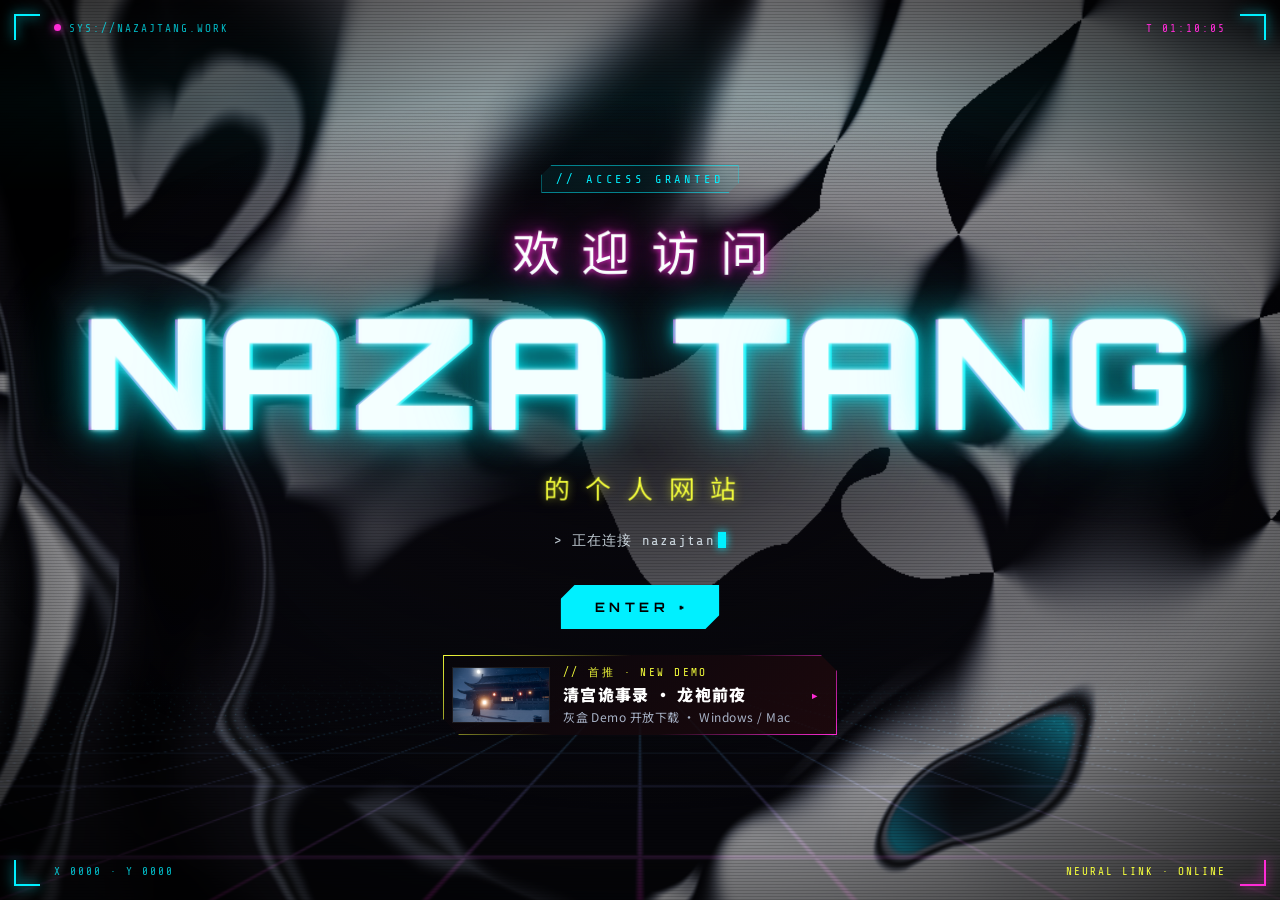
<file: thanksgiving/index.html>
<!doctype html>
<html lang="zh-CN">
<head>
<meta charset="utf-8">
<meta name="viewport" content="width=device-width, initial-scale=1">
<title>Naza Tang</title>
<!-- The 2026 Thanksgiving page has been taken down; old links land on the home page.
     The full page is in git history (commit 0941728). -->
<meta name="robots" content="noindex">
<meta http-equiv="refresh" content="0; url=/">
<link rel="canonical" href="https://nazajtang.work/">
<link rel="icon" href="/favicon.svg" type="image/svg+xml">
<script>location.replace('/');</script>
<style>html,body{margin:0;background:#07060b;color:#7d8aa3;font:14px/1.7 ui-monospace,Consolas,Menlo,monospace}p{padding:24px 16px}a{color:#00f0ff}</style>
</head>
<body>
<p>感恩节特别页已经下线了。<a href="/">回到首页 ▸</a></p>
</body>
</html>
</file>
<file: assets/cyber.css>
/* Shared cyberpunk styles for nazajtang.work */
:root{
  --bg:#07060b;--fg:#e9f6ff;--muted:#7d8aa3;
  --cyan:#00f0ff;--pink:#ff2bd6;--yellow:#f5ff3b;--violet:#7b2bff;
  --mono:"Share Tech Mono",ui-monospace,Menlo,Consolas,monospace;
  --disp:"Orbitron","Eurostile","Arial Black",sans-serif;
  --cn:"Noto Sans SC","PingFang SC","Microsoft YaHei",sans-serif;
}
*{box-sizing:border-box}
html,body{margin:0;background:var(--bg);color:var(--fg);font-family:var(--mono)}
::selection{background:var(--pink);color:#000}
#metal{position:fixed;inset:0;width:100%;height:100%;display:block}

.fx{position:fixed;inset:0;pointer-events:none;z-index:2}
.fx.scan{background:repeating-linear-gradient(0deg,rgba(0,0,0,.16) 0 1px,transparent 1px 3px);mix-blend-mode:multiply}
.fx.vig{background:radial-gradient(ellipse at center,transparent 45%,rgba(0,0,0,.75) 100%)}
.fx.sweep{background:linear-gradient(180deg,transparent 0%,rgba(0,240,255,.07) 50%,transparent 100%);height:22vh;animation:sweep 7s linear infinite}
@keyframes sweep{from{transform:translateY(-25vh)}to{transform:translateY(110vh)}}

.hud{position:fixed;inset:14px;pointer-events:none;z-index:3;font-size:11px;letter-spacing:.18em;color:rgba(0,240,255,.75);text-transform:uppercase;opacity:0;transition:opacity 1s .2s}
.ready .hud{opacity:1}
.hud .c{position:absolute;width:26px;height:26px;border:2px solid var(--cyan);filter:drop-shadow(0 0 6px var(--cyan))}
.hud .tl{top:0;left:0;border-right:0;border-bottom:0}
.hud .tr{top:0;right:0;border-left:0;border-bottom:0}
.hud .bl{bottom:0;left:0;border-right:0;border-top:0}
.hud .br{bottom:0;right:0;border-left:0;border-top:0;border-color:var(--pink);filter:drop-shadow(0 0 6px var(--pink))}
.hud .t{position:absolute;white-space:nowrap}
.hud .t1{top:8px;left:40px}
.hud .t2{top:8px;right:40px;color:var(--pink)}
.hud .t3{bottom:8px;left:40px}
.hud .t4{bottom:8px;right:40px;color:var(--yellow)}
.dot{display:inline-block;width:7px;height:7px;border-radius:50%;background:var(--pink);box-shadow:0 0 8px var(--pink);margin-right:8px;animation:blink 1.2s steps(2) infinite;vertical-align:1px}
@keyframes blink{50%{opacity:.15}}
.grid{display:grid;grid-template-columns:repeat(auto-fill,minmax(260px,1fr));gap:18px}
.card{--a:var(--cyan);position:relative;display:block;padding:24px 22px 22px;color:inherit;text-decoration:none;background:linear-gradient(135deg,rgba(0,240,255,.08),rgba(123,43,255,.06) 60%,rgba(255,43,214,.06));
  clip-path:polygon(0 0,calc(100% - 22px) 0,100% 22px,100% 100%,22px 100%,0 calc(100% - 22px));transition:transform .2s,background .2s}
.card::before{content:"";position:absolute;inset:0;padding:1px;background:linear-gradient(135deg,var(--a),transparent 45%,transparent 60%,var(--pink));
  -webkit-mask:linear-gradient(#000 0 0) content-box,linear-gradient(#000 0 0);-webkit-mask-composite:xor;mask-composite:exclude}
.card:hover{transform:translateY(-3px);background:linear-gradient(135deg,rgba(0,240,255,.16),rgba(123,43,255,.1) 60%,rgba(255,43,214,.14))}
.card .id{font-size:11px;letter-spacing:.25em;color:var(--a)}
.card b{display:block;font-family:var(--cn);font-weight:900;font-size:20px;letter-spacing:.02em;margin:10px 0 6px;color:#fff}
.card span{color:#a9b4c8;font-size:13px;line-height:1.7}
.card i{display:inline-block;margin-top:16px;font-style:normal;font-size:12px;letter-spacing:.25em;color:var(--a)}
.card:hover i{color:var(--pink)}
.card.soon{--a:var(--muted);opacity:.65}
.bar{display:flex;gap:4px;margin-top:14px}.bar u{flex:1;height:3px;background:var(--a);opacity:.25}.bar u.on{opacity:1;box-shadow:0 0 6px var(--a)}
footer{margin-top:70px;padding-top:20px;border-top:1px dashed rgba(0,240,255,.25);display:flex;gap:16px;flex-wrap:wrap;justify-content:space-between;color:var(--muted);font-size:12px;letter-spacing:.15em}
footer a{color:var(--cyan);text-decoration:none}footer a:hover{color:var(--pink)}
@media (max-width:600px){.hud .t2,.hud .t3,.hud .t4{display:none}.hud{font-size:10px}}
@media (prefers-reduced-motion:reduce){.fx.sweep,.dot,.cursor{animation:none}}
.cursor{display:inline-block;width:.6em;height:1.1em;background:var(--cyan);vertical-align:-3px;margin-left:3px;box-shadow:0 0 8px var(--cyan);animation:blink 1s steps(2) infinite}
</file>
